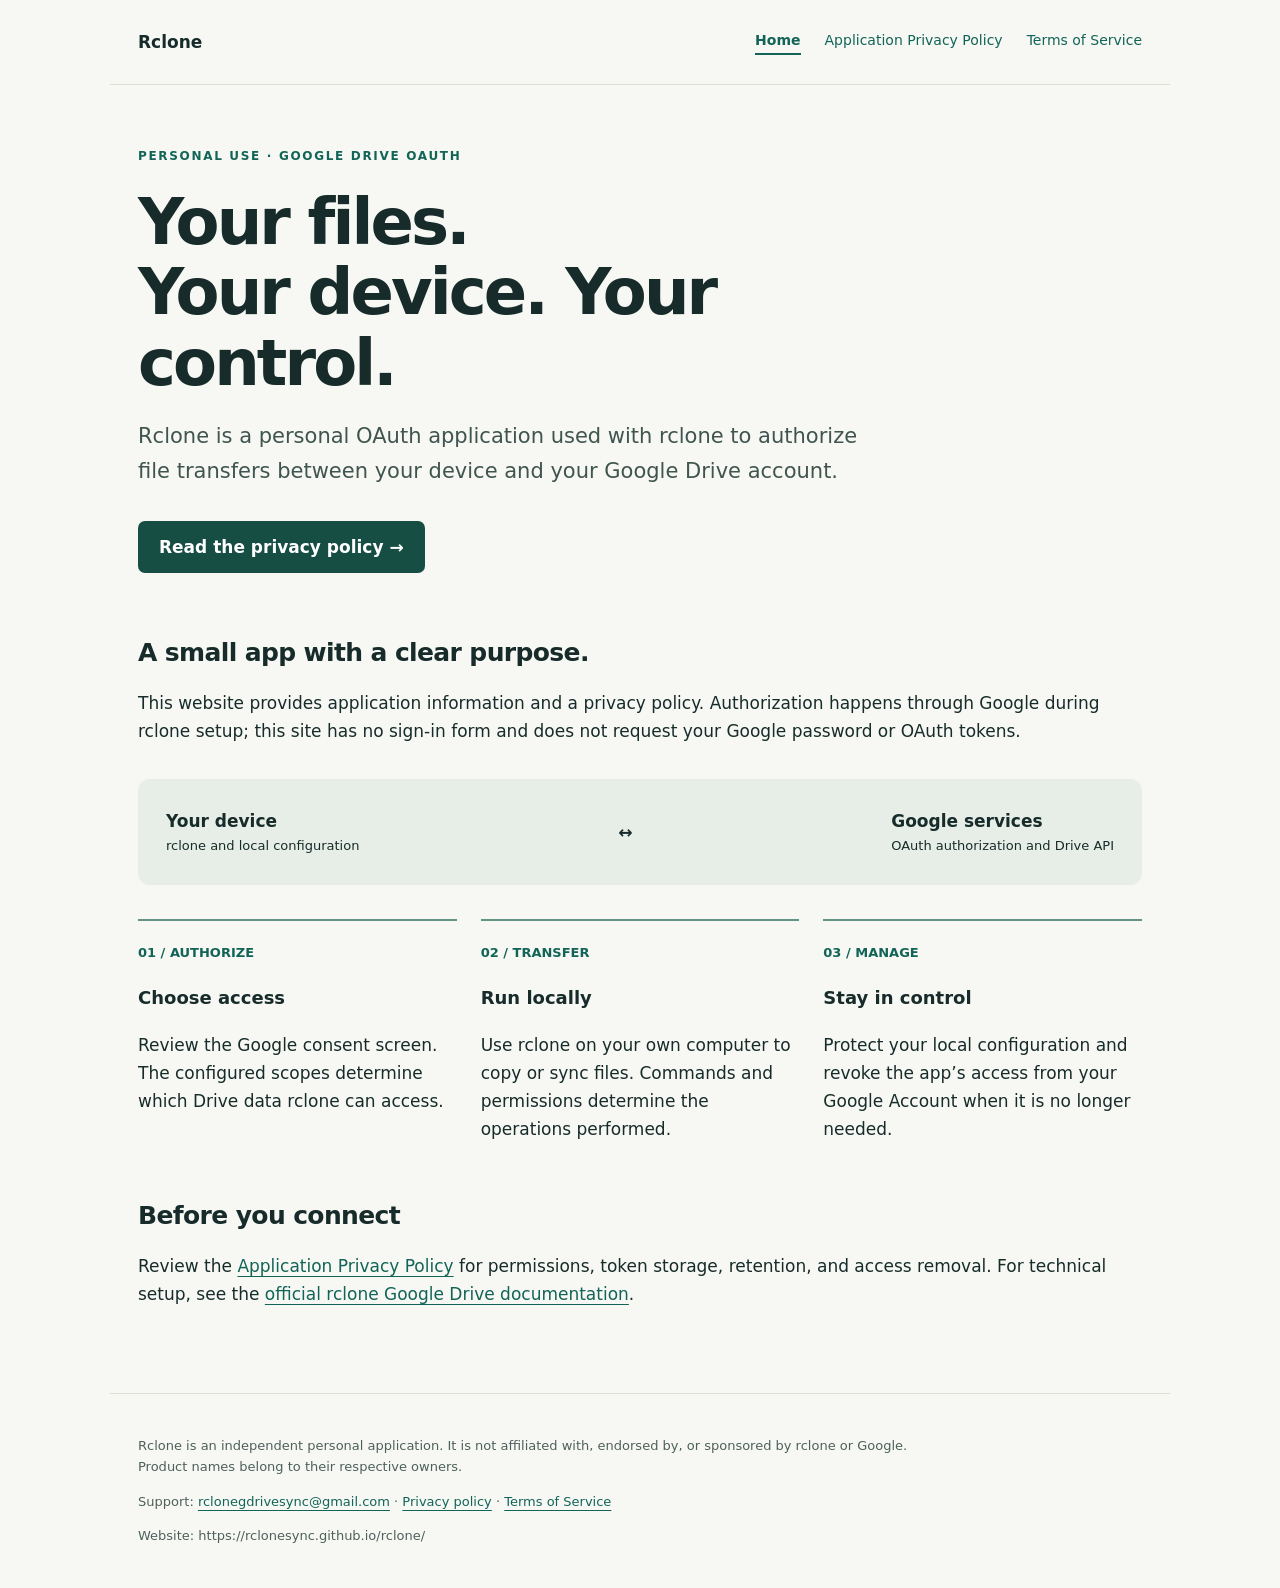
<file: index.html>
<!doctype html>
<html lang="en"><head><meta charset="utf-8"><meta name="viewport" content="width=device-width, initial-scale=1"><meta name="description" content="Personal Google Drive OAuth application for local rclone use. Application information and privacy policy."><title>Home · Rclone</title><link rel="stylesheet" href="styles.css"></head>
<body><a class="skip" href="#main">Skip to content</a><header><a class="brand" href="index.html">Rclone</a><nav aria-label="Main navigation"><a href="index.html" aria-current="page">Home</a><a href="privacy.html" >Application Privacy Policy</a><a href="terms.html">Terms of Service</a></nav></header><main id="main" class=""><p class="eyebrow">Personal use · Google Drive OAuth</p><h1>Your files.<br>Your device. Your control.</h1><p class="lead">Rclone is a personal OAuth application used with rclone to authorize file transfers between your device and your Google Drive account.</p><a class="button" href="privacy.html">Read the privacy policy →</a><h2>A small app with a clear purpose.</h2><p>This website provides application information and a privacy policy. Authorization happens through Google during rclone setup; this site has no sign-in form and does not request your Google password or OAuth tokens.</p><div class="flow" aria-label="Authorization and transfer overview"><div>Your device<small>rclone and local configuration</small></div><span aria-hidden="true">↔</span><div>Google services<small>OAuth authorization and Drive API</small></div></div><div class="grid"><section class="card"><span class="number">01 / AUTHORIZE</span><h3>Choose access</h3><p>Review the Google consent screen. The configured scopes determine which Drive data rclone can access.</p></section><section class="card"><span class="number">02 / TRANSFER</span><h3>Run locally</h3><p>Use rclone on your own computer to copy or sync files. Commands and permissions determine the operations performed.</p></section><section class="card"><span class="number">03 / MANAGE</span><h3>Stay in control</h3><p>Protect your local configuration and revoke the app’s access from your Google Account when it is no longer needed.</p></section></div><h2>Before you connect</h2><p>Review the <a href="privacy.html">Application Privacy Policy</a> for permissions, token storage, retention, and access removal. For technical setup, see the <a href="https://rclone.org/drive/">official rclone Google Drive documentation</a>.</p></main><footer><p>Rclone is an independent personal application. It is not affiliated with, endorsed by, or sponsored by rclone or Google. Product names belong to their respective owners.</p><p>Support: <a href="mailto:rclonegdrivesync@gmail.com">rclonegdrivesync@gmail.com</a> · <a href="privacy.html">Privacy policy</a> · <a href="terms.html">Terms of Service</a></p><p>Website: https://rclonesync.github.io/rclone/</p></footer></body></html>
</file>
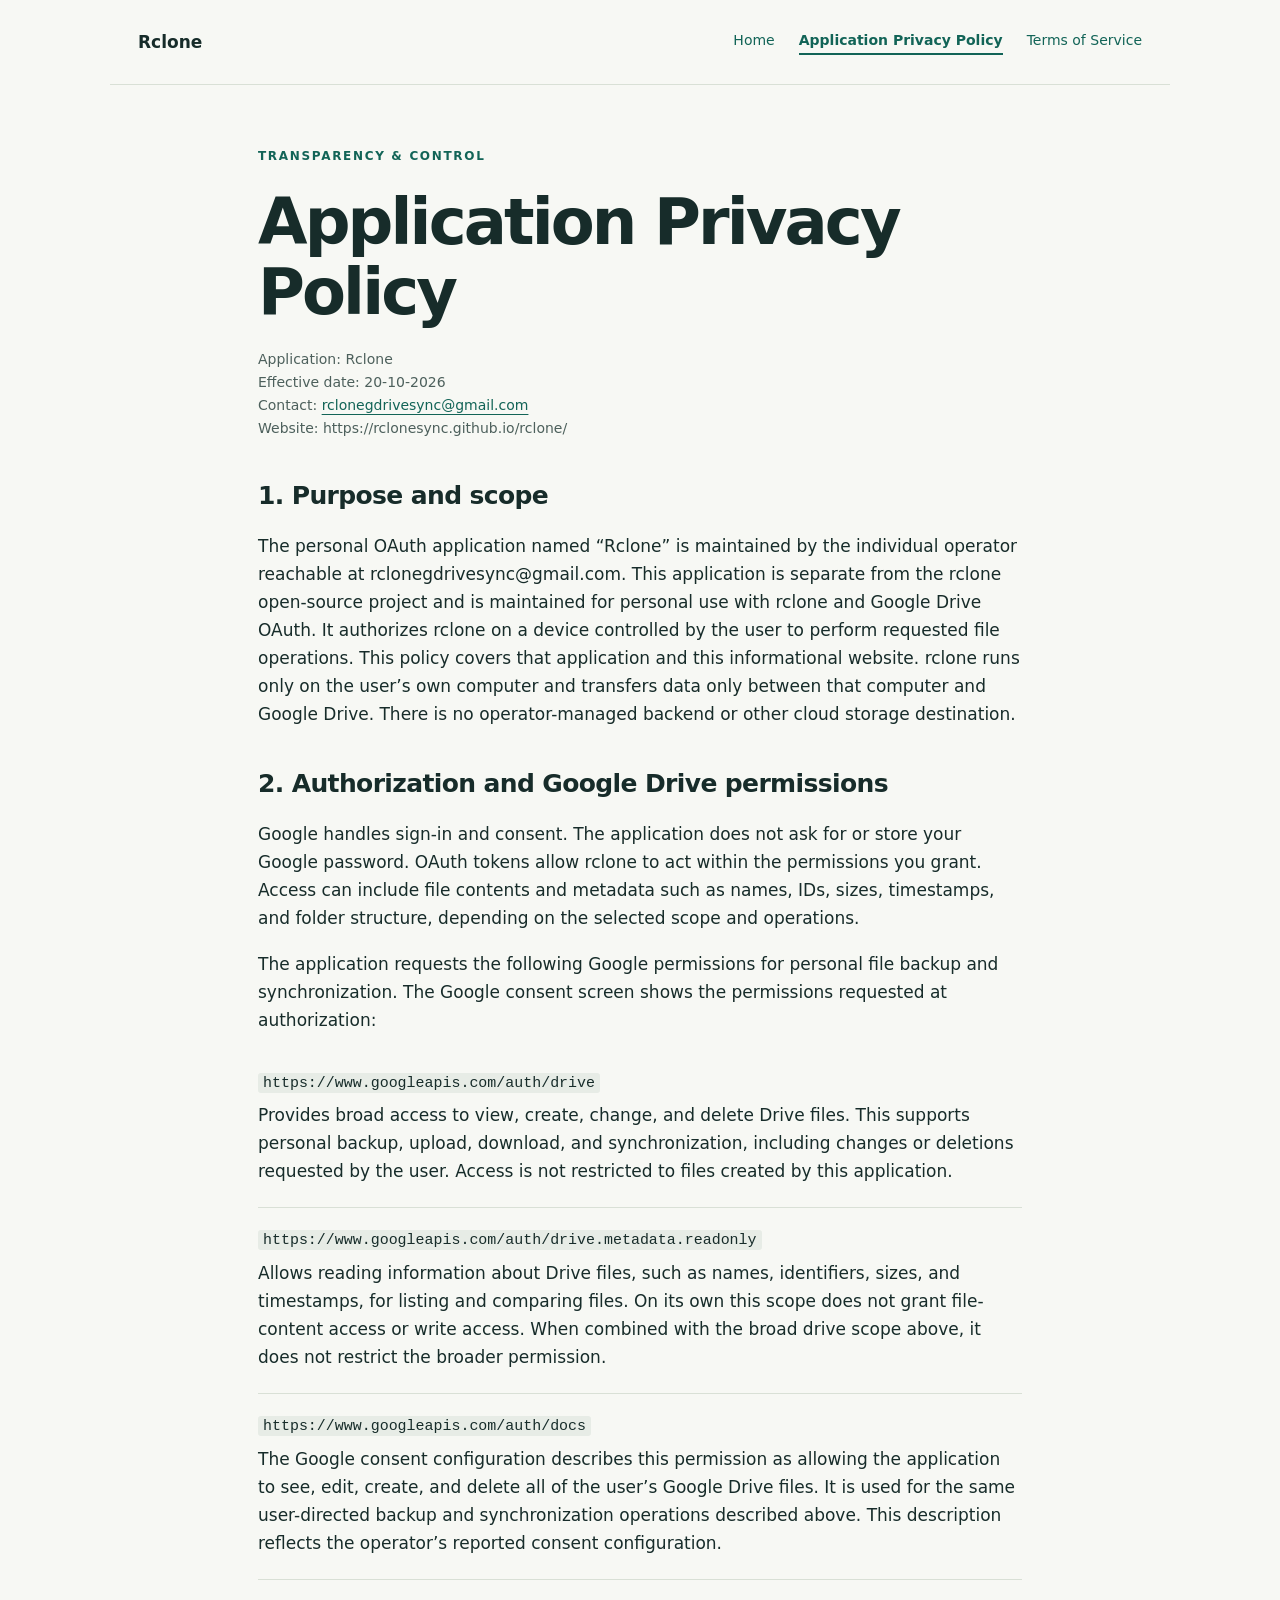
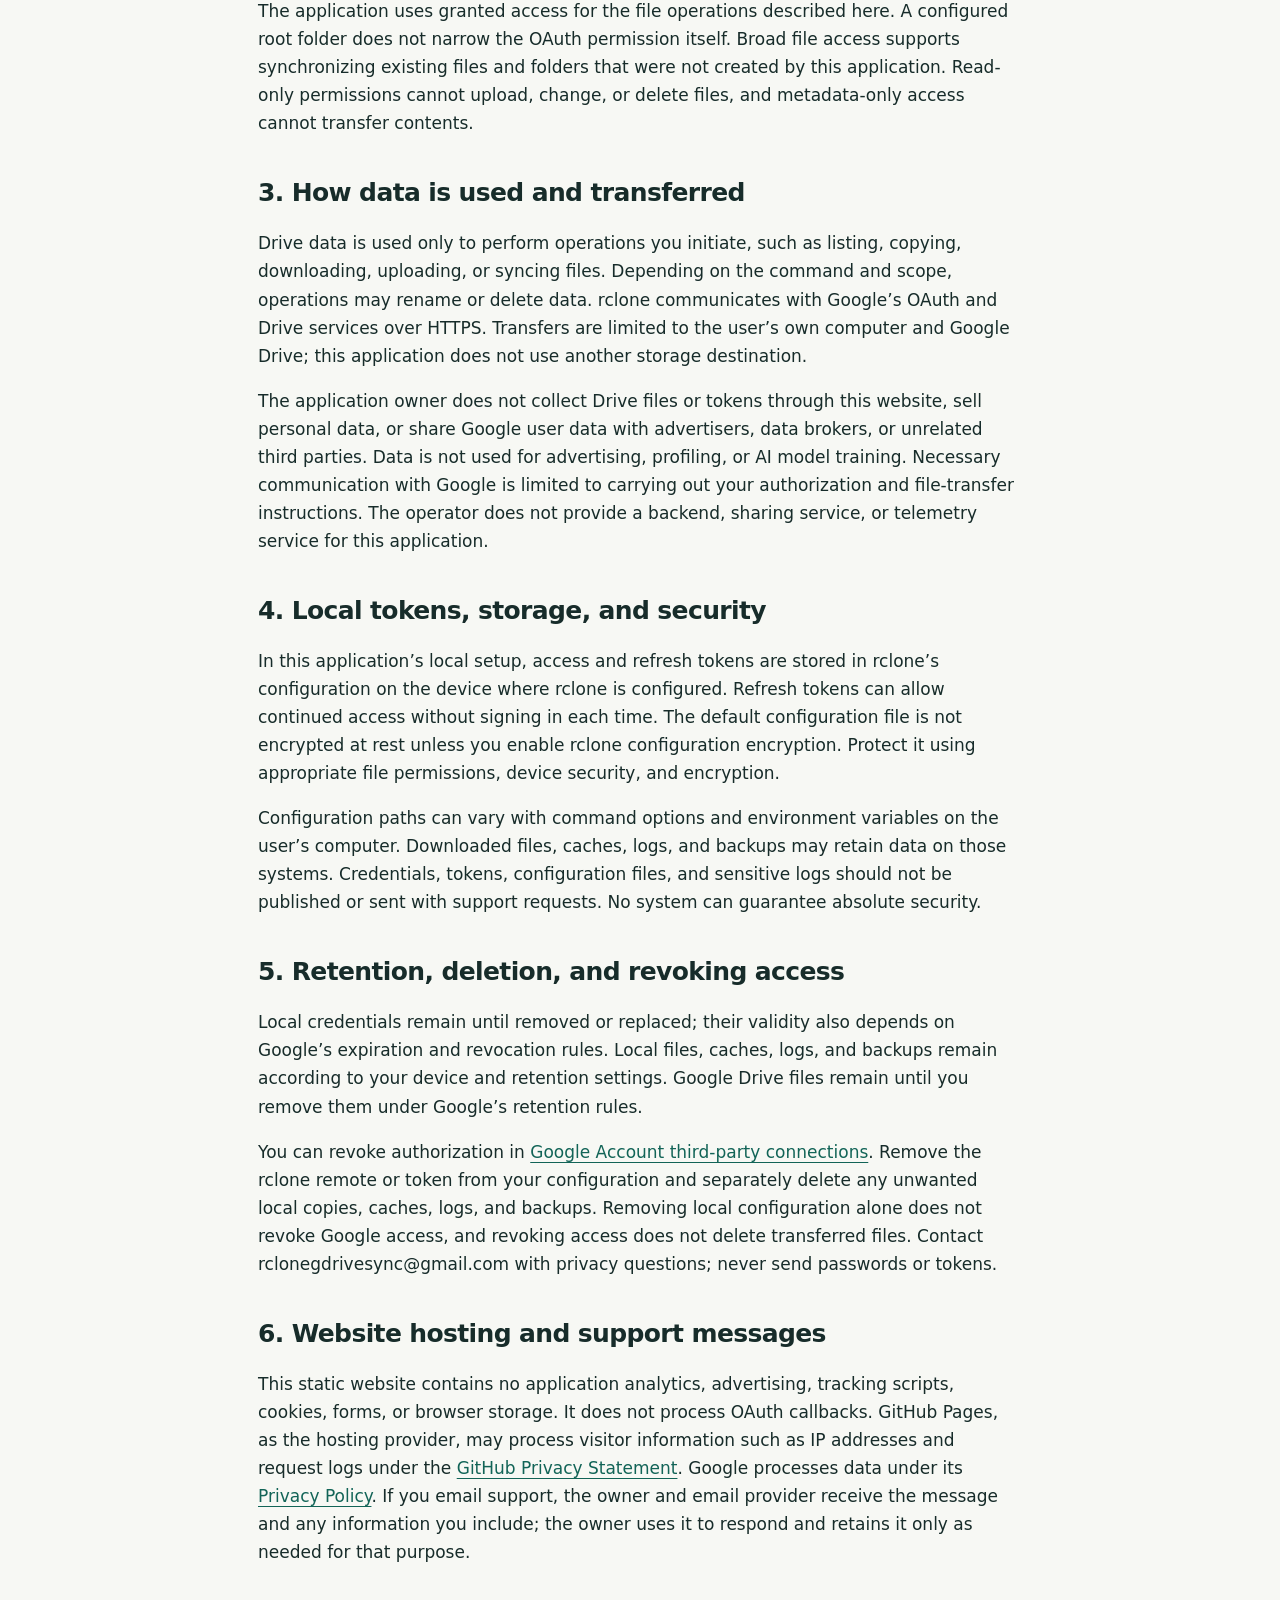
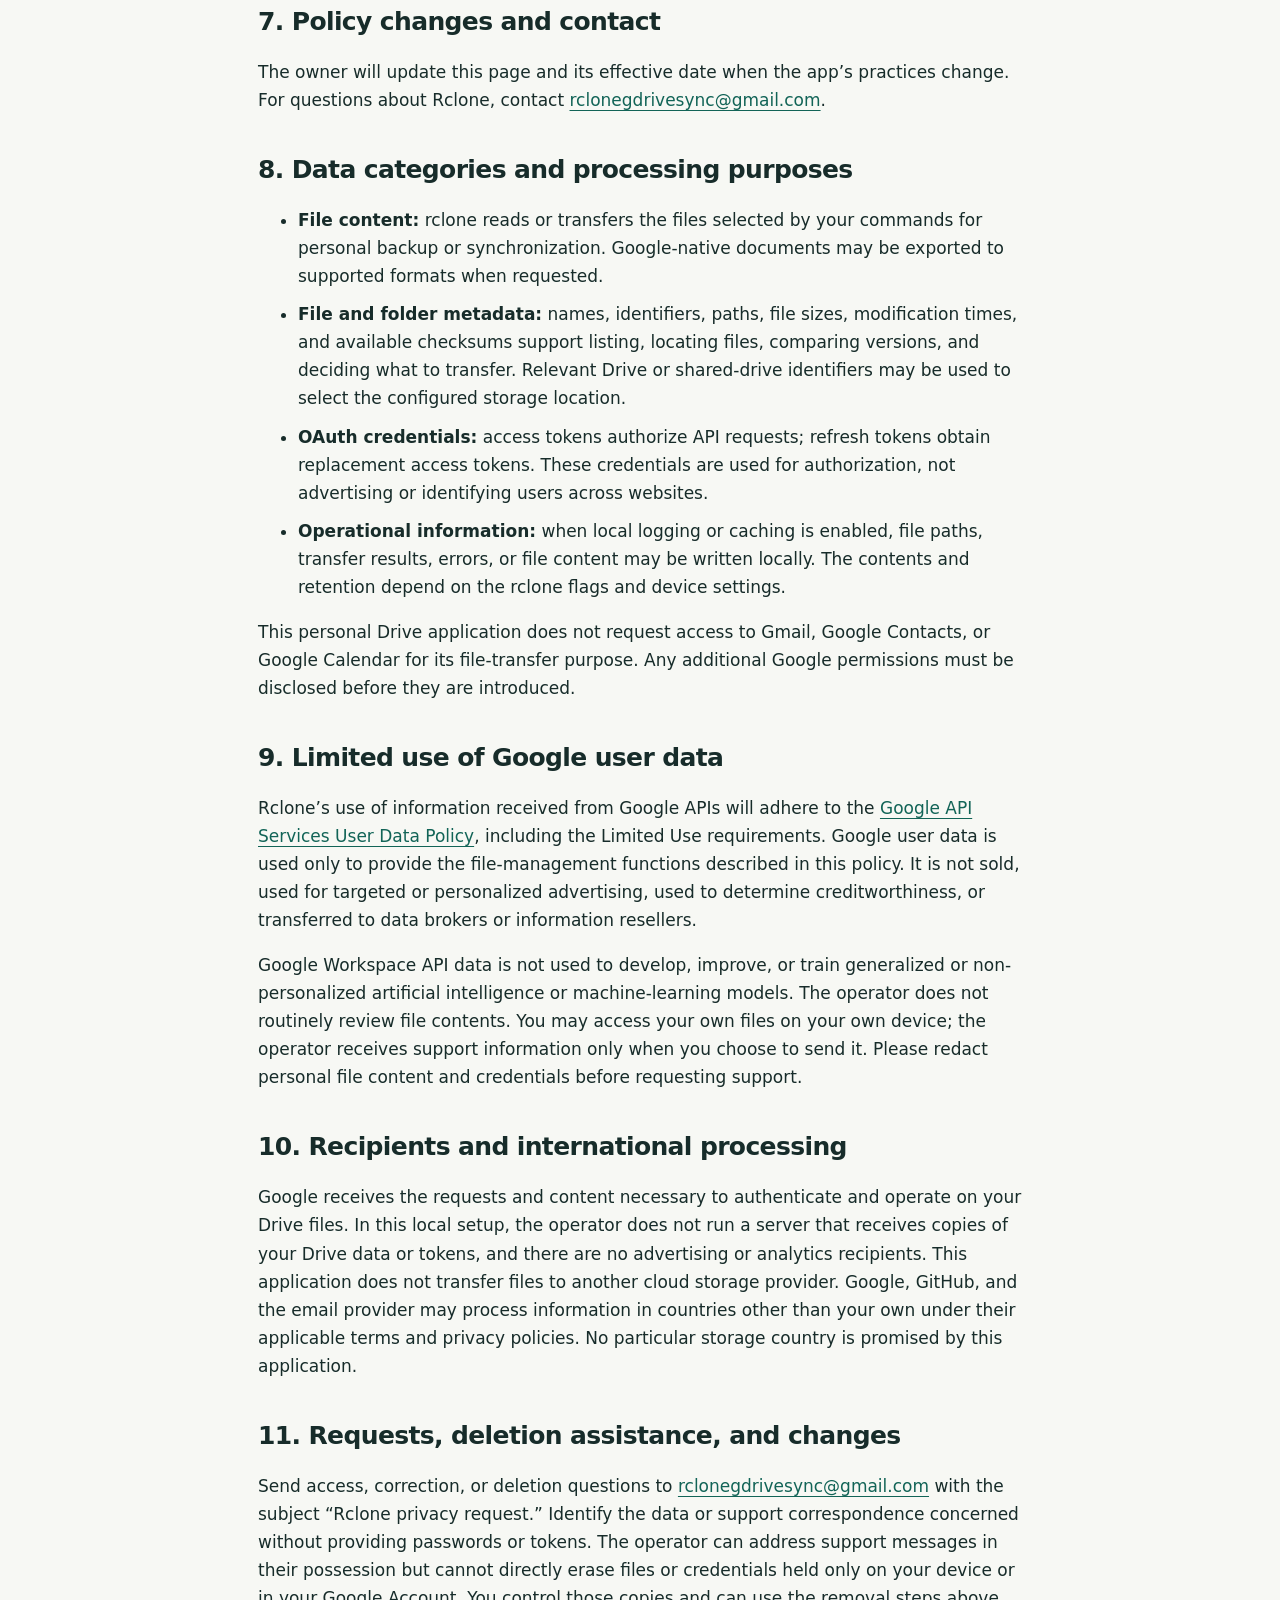
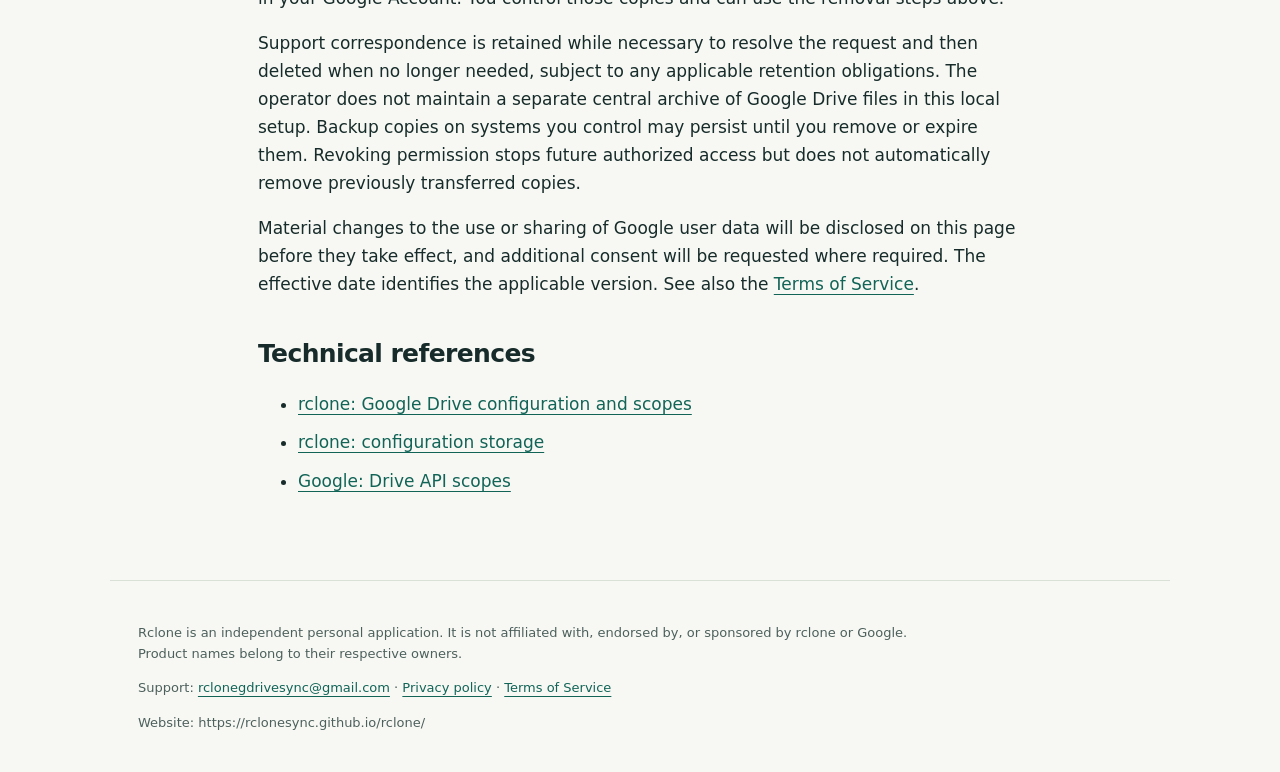
<file: privacy.html>
<!doctype html>
<html lang="en"><head><meta charset="utf-8"><meta name="viewport" content="width=device-width, initial-scale=1"><meta name="description" content="Personal Google Drive OAuth application for local rclone use. Application information and privacy policy."><title>Application Privacy Policy · Rclone</title><link rel="stylesheet" href="styles.css"></head>
<body><a class="skip" href="#main">Skip to content</a><header><a class="brand" href="index.html">Rclone</a><nav aria-label="Main navigation"><a href="index.html" >Home</a><a href="privacy.html" aria-current="page">Application Privacy Policy</a><a href="terms.html">Terms of Service</a></nav></header><main id="main" class="policy"><p class="eyebrow">Transparency &amp; control</p><h1>Application Privacy Policy</h1><p class="meta">Application: Rclone<br>Effective date: 20-10-2026<br>Contact: <a href="mailto:rclonegdrivesync@gmail.com">rclonegdrivesync@gmail.com</a><br>Website: https://rclonesync.github.io/rclone/</p><h2>1. Purpose and scope</h2><p>The personal OAuth application named “Rclone” is maintained by the individual operator reachable at rclonegdrivesync@gmail.com. This application is separate from the rclone open-source project and is maintained for personal use with rclone and Google Drive OAuth. It authorizes rclone on a device controlled by the user to perform requested file operations. This policy covers that application and this informational website. rclone runs only on the user’s own computer and transfers data only between that computer and Google Drive. There is no operator-managed backend or other cloud storage destination.</p><h2>2. Authorization and Google Drive permissions</h2><p>Google handles sign-in and consent. The application does not ask for or store your Google password. OAuth tokens allow rclone to act within the permissions you grant. Access can include file contents and metadata such as names, IDs, sizes, timestamps, and folder structure, depending on the selected scope and operations.</p><p>The application requests the following Google permissions for personal file backup and synchronization. The Google consent screen shows the permissions requested at authorization:</p><div class="scope"><code>https://www.googleapis.com/auth/drive</code><p>Provides broad access to view, create, change, and delete Drive files. This supports personal backup, upload, download, and synchronization, including changes or deletions requested by the user. Access is not restricted to files created by this application.</p></div><div class="scope"><code>https://www.googleapis.com/auth/drive.metadata.readonly</code><p>Allows reading information about Drive files, such as names, identifiers, sizes, and timestamps, for listing and comparing files. On its own this scope does not grant file-content access or write access. When combined with the broad drive scope above, it does not restrict the broader permission.</p></div><div class="scope"><code>https://www.googleapis.com/auth/docs</code><p>The Google consent configuration describes this permission as allowing the application to see, edit, create, and delete all of the user’s Google Drive files. It is used for the same user-directed backup and synchronization operations described above. This description reflects the operator’s reported consent configuration.</p></div><p>The application uses granted access for the file operations described here. A configured root folder does not narrow the OAuth permission itself. Broad file access supports synchronizing existing files and folders that were not created by this application. Read-only permissions cannot upload, change, or delete files, and metadata-only access cannot transfer contents.</p><h2>3. How data is used and transferred</h2><p>Drive data is used only to perform operations you initiate, such as listing, copying, downloading, uploading, or syncing files. Depending on the command and scope, operations may rename or delete data. rclone communicates with Google’s OAuth and Drive services over HTTPS. Transfers are limited to the user’s own computer and Google Drive; this application does not use another storage destination.</p><p>The application owner does not collect Drive files or tokens through this website, sell personal data, or share Google user data with advertisers, data brokers, or unrelated third parties. Data is not used for advertising, profiling, or AI model training. Necessary communication with Google is limited to carrying out your authorization and file-transfer instructions. The operator does not provide a backend, sharing service, or telemetry service for this application.</p><h2>4. Local tokens, storage, and security</h2><p>In this application’s local setup, access and refresh tokens are stored in rclone’s configuration on the device where rclone is configured. Refresh tokens can allow continued access without signing in each time. The default configuration file is not encrypted at rest unless you enable rclone configuration encryption. Protect it using appropriate file permissions, device security, and encryption.</p><p>Configuration paths can vary with command options and environment variables on the user’s computer. Downloaded files, caches, logs, and backups may retain data on those systems. Credentials, tokens, configuration files, and sensitive logs should not be published or sent with support requests. No system can guarantee absolute security.</p><h2>5. Retention, deletion, and revoking access</h2><p>Local credentials remain until removed or replaced; their validity also depends on Google’s expiration and revocation rules. Local files, caches, logs, and backups remain according to your device and retention settings. Google Drive files remain until you remove them under Google’s retention rules.</p><p>You can revoke authorization in <a href="https://myaccount.google.com/connections">Google Account third-party connections</a>. Remove the rclone remote or token from your configuration and separately delete any unwanted local copies, caches, logs, and backups. Removing local configuration alone does not revoke Google access, and revoking access does not delete transferred files. Contact rclonegdrivesync@gmail.com with privacy questions; never send passwords or tokens.</p><h2>6. Website hosting and support messages</h2><p>This static website contains no application analytics, advertising, tracking scripts, cookies, forms, or browser storage. It does not process OAuth callbacks. GitHub Pages, as the hosting provider, may process visitor information such as IP addresses and request logs under the <a href="https://docs.github.com/en/site-policy/privacy-policies/github-general-privacy-statement">GitHub Privacy Statement</a>. Google processes data under its <a href="https://policies.google.com/privacy">Privacy Policy</a>. If you email support, the owner and email provider receive the message and any information you include; the owner uses it to respond and retains it only as needed for that purpose.</p><h2>7. Policy changes and contact</h2><p>The owner will update this page and its effective date when the app’s practices change. For questions about Rclone, contact <a href="mailto:rclonegdrivesync@gmail.com">rclonegdrivesync@gmail.com</a>.</p><h2>8. Data categories and processing purposes</h2><ul><li><strong>File content:</strong> rclone reads or transfers the files selected by your commands for personal backup or synchronization. Google-native documents may be exported to supported formats when requested.</li><li><strong>File and folder metadata:</strong> names, identifiers, paths, file sizes, modification times, and available checksums support listing, locating files, comparing versions, and deciding what to transfer. Relevant Drive or shared-drive identifiers may be used to select the configured storage location.</li><li><strong>OAuth credentials:</strong> access tokens authorize API requests; refresh tokens obtain replacement access tokens. These credentials are used for authorization, not advertising or identifying users across websites.</li><li><strong>Operational information:</strong> when local logging or caching is enabled, file paths, transfer results, errors, or file content may be written locally. The contents and retention depend on the rclone flags and device settings.</li></ul><p>This personal Drive application does not request access to Gmail, Google Contacts, or Google Calendar for its file-transfer purpose. Any additional Google permissions must be disclosed before they are introduced.</p><h2>9. Limited use of Google user data</h2><p>Rclone’s use of information received from Google APIs will adhere to the <a href="https://developers.google.com/terms/api-services-user-data-policy">Google API Services User Data Policy</a>, including the Limited Use requirements. Google user data is used only to provide the file-management functions described in this policy. It is not sold, used for targeted or personalized advertising, used to determine creditworthiness, or transferred to data brokers or information resellers.</p><p>Google Workspace API data is not used to develop, improve, or train generalized or non-personalized artificial intelligence or machine-learning models. The operator does not routinely review file contents. You may access your own files on your own device; the operator receives support information only when you choose to send it. Please redact personal file content and credentials before requesting support.</p><h2>10. Recipients and international processing</h2><p>Google receives the requests and content necessary to authenticate and operate on your Drive files. In this local setup, the operator does not run a server that receives copies of your Drive data or tokens, and there are no advertising or analytics recipients. This application does not transfer files to another cloud storage provider. Google, GitHub, and the email provider may process information in countries other than your own under their applicable terms and privacy policies. No particular storage country is promised by this application.</p><h2>11. Requests, deletion assistance, and changes</h2><p>Send access, correction, or deletion questions to <a href="mailto:rclonegdrivesync@gmail.com">rclonegdrivesync@gmail.com</a> with the subject “Rclone privacy request.” Identify the data or support correspondence concerned without providing passwords or tokens. The operator can address support messages in their possession but cannot directly erase files or credentials held only on your device or in your Google Account. You control those copies and can use the removal steps above.</p><p>Support correspondence is retained while necessary to resolve the request and then deleted when no longer needed, subject to any applicable retention obligations. The operator does not maintain a separate central archive of Google Drive files in this local setup. Backup copies on systems you control may persist until you remove or expire them. Revoking permission stops future authorized access but does not automatically remove previously transferred copies.</p><p>Material changes to the use or sharing of Google user data will be disclosed on this page before they take effect, and additional consent will be requested where required. The effective date identifies the applicable version. See also the <a href="terms.html">Terms of Service</a>.</p><h2>Technical references</h2><ul><li><a href="https://rclone.org/drive/">rclone: Google Drive configuration and scopes</a></li><li><a href="https://rclone.org/docs/#config-config-file">rclone: configuration storage</a></li><li><a href="https://developers.google.com/workspace/drive/api/guides/api-specific-auth">Google: Drive API scopes</a></li></ul></main><footer><p>Rclone is an independent personal application. It is not affiliated with, endorsed by, or sponsored by rclone or Google. Product names belong to their respective owners.</p><p>Support: <a href="mailto:rclonegdrivesync@gmail.com">rclonegdrivesync@gmail.com</a> · <a href="privacy.html">Privacy policy</a> · <a href="terms.html">Terms of Service</a></p><p>Website: https://rclonesync.github.io/rclone/</p></footer></body></html>
</file>
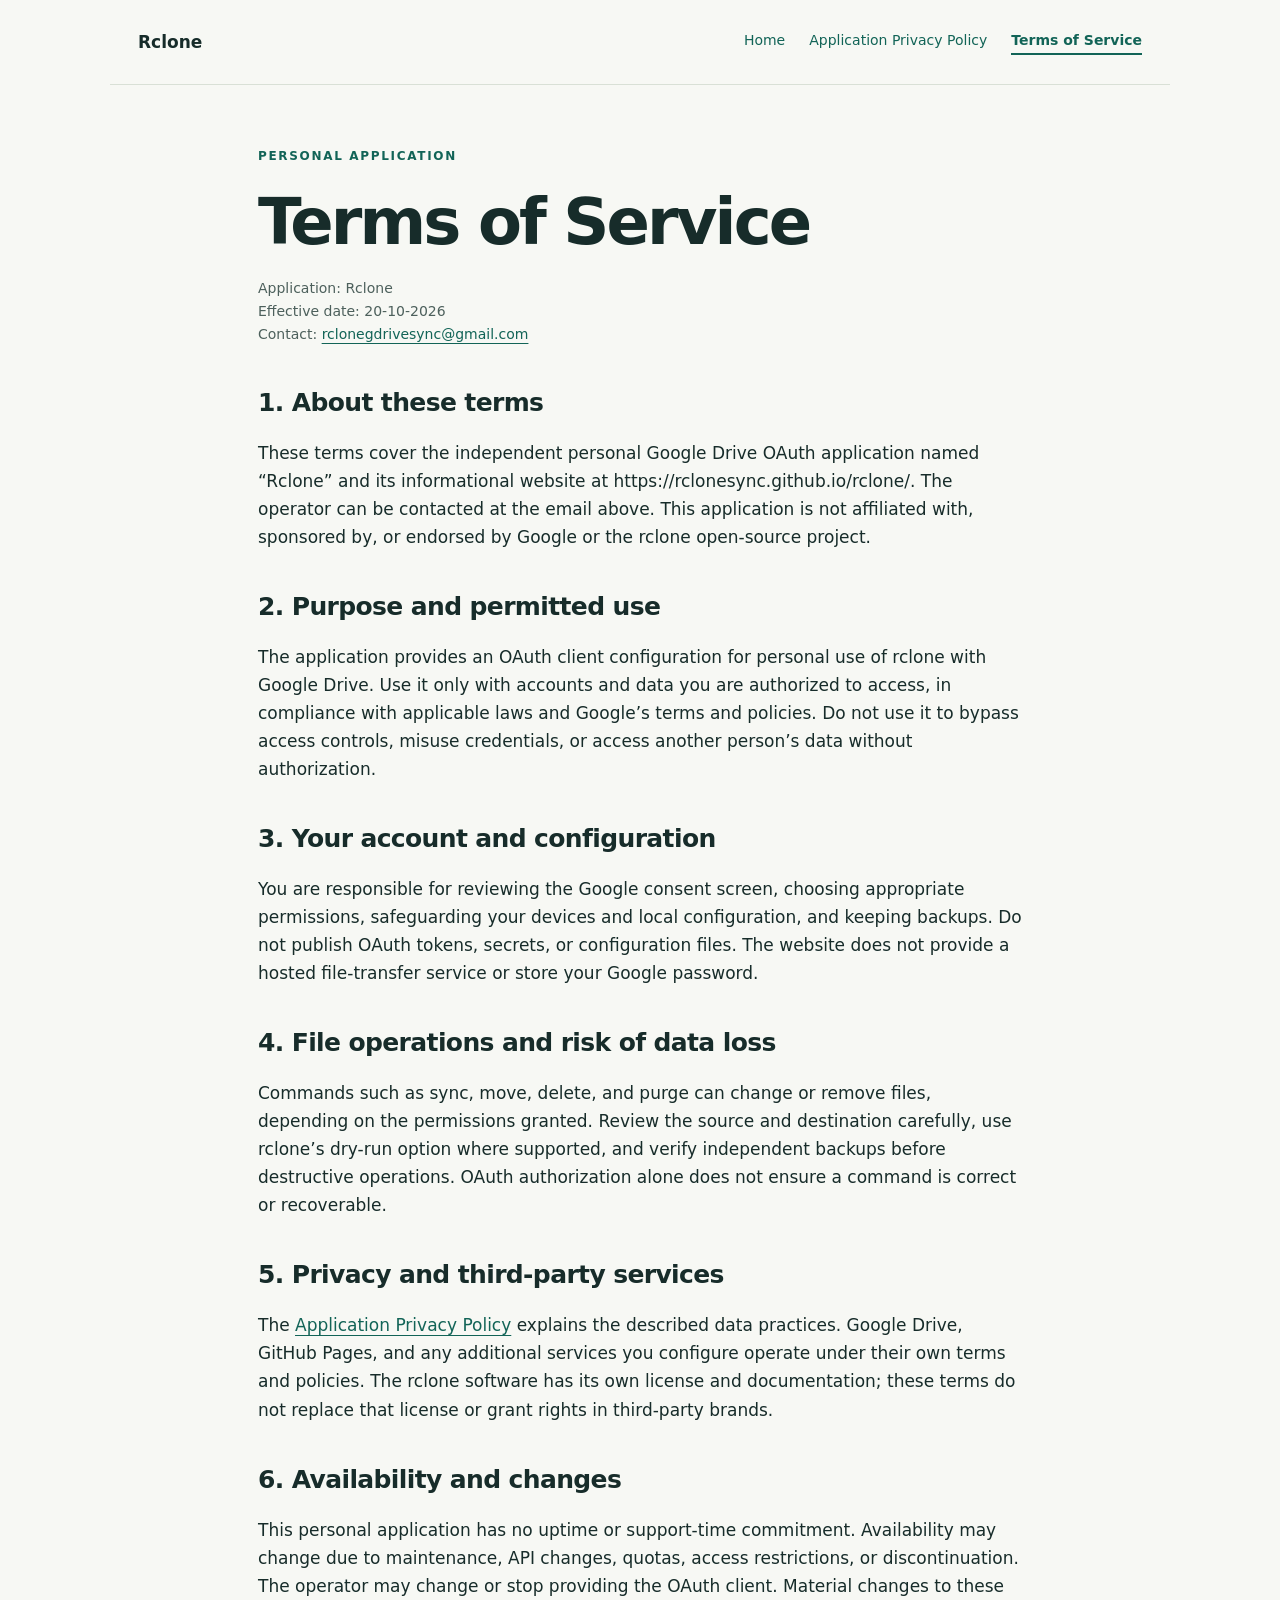
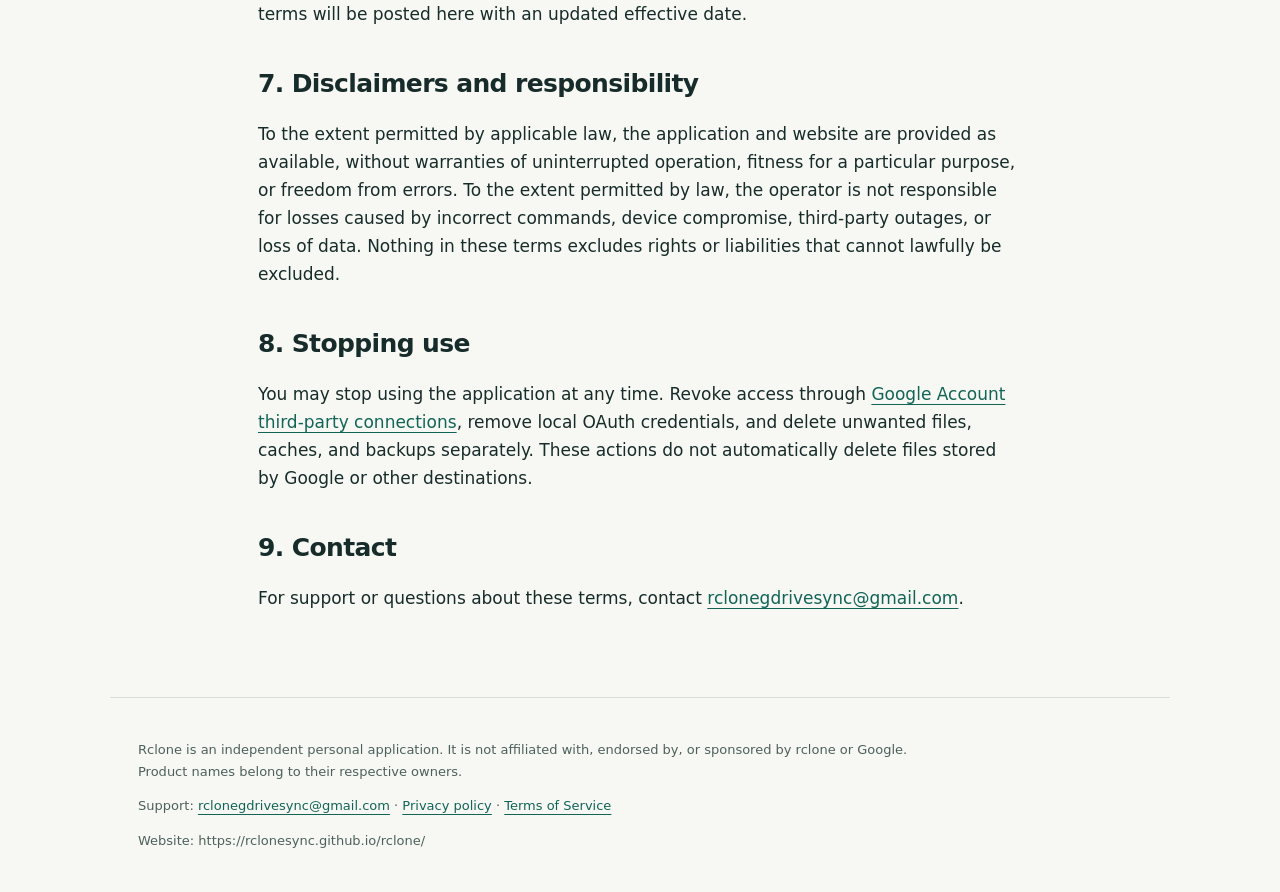
<file: terms.html>
<!doctype html>
<html lang="en"><head><meta charset="utf-8"><meta name="viewport" content="width=device-width, initial-scale=1"><meta name="description" content="Personal Google Drive OAuth application for local rclone use. Application information and privacy policy."><title>Terms of Service · Rclone</title><link rel="stylesheet" href="styles.css"></head>
<body><a class="skip" href="#main">Skip to content</a><header><a class="brand" href="index.html">Rclone</a><nav aria-label="Main navigation"><a href="index.html" >Home</a><a href="privacy.html">Application Privacy Policy</a><a href="terms.html" aria-current="page">Terms of Service</a></nav></header><main id="main" class="policy"><p class="eyebrow">Personal application</p><h1>Terms of Service</h1><p class="meta">Application: Rclone<br>Effective date: 20-10-2026<br>Contact: <a href="mailto:rclonegdrivesync@gmail.com">rclonegdrivesync@gmail.com</a></p><h2>1. About these terms</h2><p>These terms cover the independent personal Google Drive OAuth application named “Rclone” and its informational website at https://rclonesync.github.io/rclone/. The operator can be contacted at the email above. This application is not affiliated with, sponsored by, or endorsed by Google or the rclone open-source project.</p><h2>2. Purpose and permitted use</h2><p>The application provides an OAuth client configuration for personal use of rclone with Google Drive. Use it only with accounts and data you are authorized to access, in compliance with applicable laws and Google’s terms and policies. Do not use it to bypass access controls, misuse credentials, or access another person’s data without authorization.</p><h2>3. Your account and configuration</h2><p>You are responsible for reviewing the Google consent screen, choosing appropriate permissions, safeguarding your devices and local configuration, and keeping backups. Do not publish OAuth tokens, secrets, or configuration files. The website does not provide a hosted file-transfer service or store your Google password.</p><h2>4. File operations and risk of data loss</h2><p>Commands such as sync, move, delete, and purge can change or remove files, depending on the permissions granted. Review the source and destination carefully, use rclone’s dry-run option where supported, and verify independent backups before destructive operations. OAuth authorization alone does not ensure a command is correct or recoverable.</p><h2>5. Privacy and third-party services</h2><p>The <a href="privacy.html">Application Privacy Policy</a> explains the described data practices. Google Drive, GitHub Pages, and any additional services you configure operate under their own terms and policies. The rclone software has its own license and documentation; these terms do not replace that license or grant rights in third-party brands.</p><h2>6. Availability and changes</h2><p>This personal application has no uptime or support-time commitment. Availability may change due to maintenance, API changes, quotas, access restrictions, or discontinuation. The operator may change or stop providing the OAuth client. Material changes to these terms will be posted here with an updated effective date.</p><h2>7. Disclaimers and responsibility</h2><p>To the extent permitted by applicable law, the application and website are provided as available, without warranties of uninterrupted operation, fitness for a particular purpose, or freedom from errors. To the extent permitted by law, the operator is not responsible for losses caused by incorrect commands, device compromise, third-party outages, or loss of data. Nothing in these terms excludes rights or liabilities that cannot lawfully be excluded.</p><h2>8. Stopping use</h2><p>You may stop using the application at any time. Revoke access through <a href="https://myaccount.google.com/connections">Google Account third-party connections</a>, remove local OAuth credentials, and delete unwanted files, caches, and backups separately. These actions do not automatically delete files stored by Google or other destinations.</p><h2>9. Contact</h2><p>For support or questions about these terms, contact <a href="mailto:rclonegdrivesync@gmail.com">rclonegdrivesync@gmail.com</a>.</p></main><footer><p>Rclone is an independent personal application. It is not affiliated with, endorsed by, or sponsored by rclone or Google. Product names belong to their respective owners.</p><p>Support: <a href="mailto:rclonegdrivesync@gmail.com">rclonegdrivesync@gmail.com</a> · <a href="privacy.html">Privacy policy</a> · <a href="terms.html">Terms of Service</a></p><p>Website: https://rclonesync.github.io/rclone/</p></footer></body></html>
</file>
<file: styles.css>
*{box-sizing:border-box}html{scroll-behavior:smooth}body{margin:0;background:#f7f8f4;color:#172c2a;font:17px/1.65 system-ui,-apple-system,BlinkMacSystemFont,"Segoe UI",sans-serif}a{color:#126457;text-underline-offset:4px}a:focus-visible{outline:3px solid #ab5b21;outline-offset:5px}.skip{position:absolute;left:16px;top:-100px;background:white;padding:10px}.skip:focus{top:10px}header,main,footer{max-width:1060px;margin:auto;padding:28px}header{display:flex;align-items:center;justify-content:space-between;border-bottom:1px solid #d9e0d6;gap:20px}.brand{font-weight:750;text-decoration:none;color:inherit}nav{display:flex;gap:24px;flex-wrap:wrap}nav a{font-size:14px;text-decoration:none}nav a[aria-current]{font-weight:750;border-bottom:2px solid #126457}.eyebrow{font-size:12px;font-weight:750;letter-spacing:.14em;text-transform:uppercase;color:#126457;margin-top:34px}h1{font-size:clamp(36px,6vw,64px);line-height:1.1;letter-spacing:-.045em;max-width:820px;margin:20px 0}h2{font-size:25px;line-height:1.25;letter-spacing:-.025em;margin-top:40px}h3{font-size:18px}.lead{font-size:21px;max-width:740px;color:#405550}.button{display:inline-block;background:#164e43;color:white;padding:12px 21px;border-radius:7px;text-decoration:none;font-weight:650;margin:12px 0 24px}.notice{padding:18px 22px;background:#fff3db;border-left:4px solid #ac6823;border-radius:4px;font-size:15px}.grid{display:grid;grid-template-columns:repeat(3,1fr);gap:24px;margin:34px 0}.card{border-top:2px solid #639486;padding-top:16px}.number{font-size:13px;color:#126457;font-weight:750}.flow{display:flex;align-items:center;justify-content:space-between;gap:18px;background:#e6eee7;border-radius:12px;padding:28px;margin:34px 0;font-weight:650}.flow small{display:block;font-size:13px;font-weight:400}.policy{max-width:820px}code{font-size:.88em;background:#e7ece6;padding:2px 5px;border-radius:3px;overflow-wrap:anywhere}.meta{font-size:14px;color:#4d605c}.scope{padding:16px 0;border-bottom:1px solid #d9e0d6}.scope p{margin:6px 0}footer{border-top:1px solid #d9e0d6;margin-top:40px;font-size:13px;color:#4d605c}footer p{max-width:800px}li{margin-bottom:10px}@media(max-width:650px){header{align-items:flex-start;flex-direction:column}header,main,footer{padding:22px}.grid{grid-template-columns:1fr;gap:12px}.flow{flex-direction:column;align-items:flex-start}.lead{font-size:19px}nav{gap:20px}}@media(prefers-reduced-motion:reduce){html{scroll-behavior:auto}}
</file>
